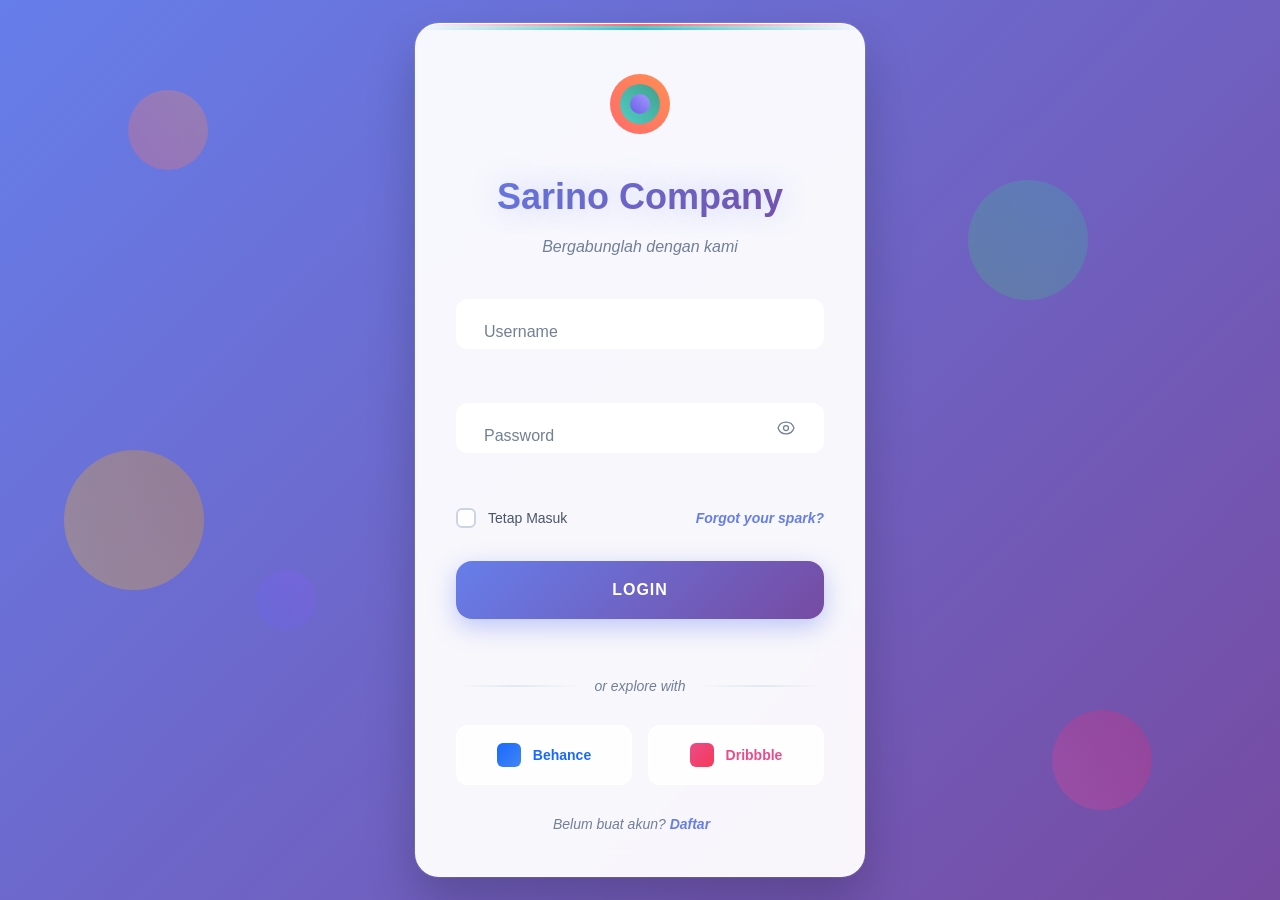
<file: login/index.html>
<!DOCTYPE html>
<html lang="en">
<head>
    <meta charset="UTF-8">
    <meta name="viewport" content="width=device-width, initial-scale=1.0">
    <title>Login</title>
    <meta name="description" content="Interactive login form with floating shapes, sparkle focus effects and confetti success.">
    <meta name="author" content="Aigars Silkalns / Colorlib">
    <link rel="canonical" href="https://puikinsh.github.io/login-forms/forms/creative/">
    <link rel="icon" type="image/svg+xml" href="data:image/svg+xml,<svg xmlns='http://www.w3.org/2000/svg' viewBox='0 0 100 100'><circle cx='50' cy='50' r='48' fill='%236366f1'/><text x='50' y='68' font-size='60' text-anchor='middle' fill='white' font-family='system-ui,sans-serif'>L</text></svg>">
    <meta property="og:type" content="website">
    <meta property="og:title" content="Creative Portal Login Form">
    <meta property="og:description" content="Interactive login form with floating shapes, sparkle focus effects and confetti success.">
    <meta property="og:url" content="https://puikinsh.github.io/login-forms/forms/creative/">
    <meta property="og:image" content="https://puikinsh.github.io/login-forms/assets/screenshots/creative.png">
    <meta name="twitter:card" content="summary_large_image">
    <meta name="twitter:title" content="Creative Portal Login Form">
    <meta name="twitter:description" content="Interactive login form with floating shapes, sparkle focus effects and confetti success.">
    <meta name="twitter:image" content="https://puikinsh.github.io/login-forms/assets/screenshots/creative.png">
    <link rel="stylesheet" href="style.css">
</head>
<body>
    <div class="creative-bg">
        <div class="floating-shapes">
            <div class="shape shape-1"></div>
            <div class="shape shape-2"></div>
            <div class="shape shape-3"></div>
            <div class="shape shape-4"></div>
            <div class="shape shape-5"></div>
        </div>
    </div>

    <div class="login-container">
        <div class="login-card">
            <div class="card-decoration">
                <div class="deco-line line-1"></div>
                <div class="deco-line line-2"></div>
                <div class="deco-line line-3"></div>
            </div>
            
            <div class="login-header">
                <div class="creative-logo">
                    <div class="logo-circle circle-1"></div>
                    <div class="logo-circle circle-2"></div>
                    <div class="logo-circle circle-3"></div>
                </div>
                <h2>Sarino Company</h2>
                <p>Bergabunglah dengan kami</p>
            </div>
            
            <form class="login-form" id="loginForm" novalidate>
                <div class="form-group">
                    <div class="input-wrapper">
                        <div class="input-decoration"></div>
                        <input type="text" id="username" name="username" required autocomplete="username">
                        <label for="email">Username</label>
                        <div class="input-waves">
                            <div class="wave wave-1"></div>
                            <div class="wave wave-2"></div>
                            <div class="wave wave-3"></div>
                        </div>
                    </div>
                    <span class="error-message" id="emailError"></span>
                </div>

                <div class="form-group">
                    <div class="input-wrapper password-wrapper">
                        <div class="input-decoration"></div>
                        <input type="password" id="password" name="password" required autocomplete="current-password">
                        <label for="password">Password</label>
                        <button type="button" class="password-toggle" id="passwordToggle" aria-label="Toggle password visibility">
                            <span class="toggle-icon"></span>
                        </button>
                        <div class="input-waves">
                            <div class="wave wave-1"></div>
                            <div class="wave wave-2"></div>
                            <div class="wave wave-3"></div>
                        </div>
                    </div>
                    <span class="error-message" id="passwordError"></span>
                </div>

                <div class="form-options">
                    <div class="remember-wrapper">
                        <input type="checkbox" id="remember" name="remember">
                        <label for="remember" class="checkbox-label">
                            <div class="checkbox-creative">
                                <div class="check-mark"></div>
                            </div>
                            Tetap Masuk
                        </label>
                    </div>
                    <a href="#" class="forgot-password">Forgot your spark?</a>
                </div>

                <button type="submit" class="login-btn">
                    <span class="btn-bg"></span>
                    <span class="btn-text">Login</span>
                    <span class="btn-loader">
                        <div class="loader-dot dot-1"></div>
                        <div class="loader-dot dot-2"></div>
                        <div class="loader-dot dot-3"></div>
                    </span>
                </button>
            </form>

            <div class="divider">
                <div class="divider-line"></div>
                <span>or explore with</span>
                <div class="divider-line"></div>
            </div>

            <div class="creative-social">
                <button type="button" class="social-btn behance-btn">
                    <div class="social-icon behance-icon"></div>
                    <span>Behance</span>
                </button>
                <button type="button" class="social-btn dribbble-btn">
                    <div class="social-icon dribbble-icon"></div>
                    <span>Dribbble</span>
                </button>
            </div>

            <div class="signup-link">
                <p>Belum buat akun? <a href="#">Daftar</a></p>
            </div>

            <div class="success-message" id="successMessage">
                <div class="success-animation">
                    <div class="success-circle"></div>
                    <div class="success-checkmark">✓</div>
                </div>
                <h3>Selamat Datang!</h3>
                <p>Entering your creative dimension...</p>
            </div>
        </div>
    </div>


    <script src="js/login.js"></script>
</body>
</html>
</file>
<file: login/style.css>
/* Creative Login Form - Complete & Self-Contained */

* {
    margin: 0;
    padding: 0;
    box-sizing: border-box;
}

body {
    font-family: 'Helvetica Neue', Arial, sans-serif;
    background: linear-gradient(135deg, #667eea 0%, #764ba2 100%);
    min-height: 100vh;
    display: flex;
    align-items: center;
    justify-content: center;
    padding: 20px;
    line-height: 1.6;
    overflow-x: hidden;
    position: relative;
}

/* Creative Background */
.creative-bg {
    position: fixed;
    top: 0;
    left: 0;
    width: 100%;
    height: 100%;
    pointer-events: none;
    z-index: 1;
}

.floating-shapes {
    position: relative;
    width: 100%;
    height: 100%;
}

.shape {
    position: absolute;
    border-radius: 50%;
    background: rgba(255, 255, 255, 0.1);
    animation: float 20s ease-in-out infinite;
}

.shape-1 {
    width: 80px;
    height: 80px;
    top: 10%;
    left: 10%;
    background: linear-gradient(45deg, rgba(255, 107, 107, 0.3), rgba(255, 142, 83, 0.3));
    animation-delay: 0s;
}

.shape-2 {
    width: 120px;
    height: 120px;
    top: 20%;
    right: 15%;
    background: linear-gradient(45deg, rgba(72, 187, 120, 0.3), rgba(56, 178, 172, 0.3));
    animation-delay: -5s;
}

.shape-3 {
    width: 60px;
    height: 60px;
    bottom: 30%;
    left: 20%;
    background: linear-gradient(45deg, rgba(99, 102, 241, 0.3), rgba(139, 92, 246, 0.3));
    animation-delay: -10s;
}

.shape-4 {
    width: 100px;
    height: 100px;
    bottom: 10%;
    right: 10%;
    background: linear-gradient(45deg, rgba(236, 72, 153, 0.3), rgba(219, 39, 119, 0.3));
    animation-delay: -15s;
}

.shape-5 {
    width: 140px;
    height: 140px;
    top: 50%;
    left: 5%;
    background: linear-gradient(45deg, rgba(251, 191, 36, 0.3), rgba(245, 158, 11, 0.3));
    animation-delay: -7s;
}

@keyframes float {
    0%, 100% { transform: translateY(0px) translateX(0px) rotate(0deg); }
    25% { transform: translateY(-30px) translateX(20px) rotate(90deg); }
    50% { transform: translateY(-60px) translateX(-10px) rotate(180deg); }
    75% { transform: translateY(-20px) translateX(-30px) rotate(270deg); }
}

.login-container {
    width: 100%;
    max-width: 450px;
    position: relative;
    z-index: 10;
}

.login-card {
    background: rgba(255, 255, 255, 0.95);
    -webkit-backdrop-filter: blur(20px);
    backdrop-filter: blur(20px);
    border: 1px solid rgba(255, 255, 255, 0.3);
    border-radius: 24px;
    padding: 40px;
    box-shadow: 
        0 25px 50px rgba(0, 0, 0, 0.2),
        0 0 0 1px rgba(255, 255, 255, 0.1);
    position: relative;
    overflow: hidden;
    transition: all 0.5s cubic-bezier(0.4, 0, 0.2, 1);
}

.login-card:hover {
    transform: translateY(-8px) scale(1.02);
    box-shadow: 
        0 35px 70px rgba(0, 0, 0, 0.3),
        0 0 0 1px rgba(255, 255, 255, 0.2);
}

/* Card Decoration */
.card-decoration {
    position: absolute;
    top: 0;
    left: 0;
    right: 0;
    height: 6px;
    overflow: hidden;
}

.deco-line {
    position: absolute;
    height: 2px;
    background: linear-gradient(90deg, transparent, currentColor, transparent);
    animation: colorShift 8s ease-in-out infinite;
}

.line-1 {
    top: 0;
    width: 100%;
    color: #ff6b6b;
    animation-delay: 0s;
}

.line-2 {
    top: 2px;
    width: 100%;
    color: #4ecdc4;
    animation-delay: -2s;
}

.line-3 {
    top: 4px;
    width: 100%;
    color: #45b7d1;
    animation-delay: -4s;
}

@keyframes colorShift {
    0%, 100% { opacity: 0.3; transform: translateX(-100%); }
    50% { opacity: 1; transform: translateX(100%); }
}

.login-header {
    text-align: center;
    margin-bottom: 40px;
}

.creative-logo {
    position: relative;
    width: 80px;
    height: 80px;
    margin: 0 auto 24px;
    display: flex;
    align-items: center;
    justify-content: center;
}

.logo-circle {
    position: absolute;
    border-radius: 50%;
    animation: logoSpin 15s linear infinite;
}

.circle-1 {
    width: 60px;
    height: 60px;
    background: linear-gradient(45deg, #ff6b6b, #ff8e53);
    animation-delay: 0s;
}

.circle-2 {
    width: 40px;
    height: 40px;
    background: linear-gradient(45deg, #4ecdc4, #44a08d);
    animation-delay: -5s;
}

.circle-3 {
    width: 20px;
    height: 20px;
    background: linear-gradient(45deg, #6c5ce7, #a29bfe);
    animation-delay: -10s;
}

@keyframes logoSpin {
    0% { transform: rotate(0deg) scale(1); }
    50% { transform: rotate(180deg) scale(1.1); }
    100% { transform: rotate(360deg) scale(1); }
}

.login-header h2 {
    color: #2d3748;
    font-size: 2.25rem;
    font-weight: 700;
    margin-bottom: 8px;
    background: linear-gradient(135deg, #667eea 0%, #764ba2 100%);
    -webkit-background-clip: text;
    background-clip: text;
    -webkit-text-fill-color: transparent;
    text-shadow: 0 0 30px rgba(102, 126, 234, 0.3);
}

.login-header p {
    color: #718096;
    font-size: 16px;
    font-weight: 400;
    font-style: italic;
}

/* Form Group & Input Styles */
.form-group {
    margin-bottom: 28px;
    position: relative;
}

.input-wrapper {
    position: relative;
    display: flex;
    flex-direction: column;
}

.input-decoration {
    position: absolute;
    top: 0;
    left: 0;
    right: 0;
    height: 4px;
    background: linear-gradient(90deg, #ff6b6b, #4ecdc4, #45b7d1, #6c5ce7);
    background-size: 300% 100%;
    border-radius: 12px 12px 0 0;
    opacity: 0;
    animation: gradientShift 5s ease infinite;
    transition: opacity 0.3s ease;
}

@keyframes gradientShift {
    0% { background-position: 0% 50%; }
    50% { background-position: 100% 50%; }
    100% { background-position: 0% 50%; }
}

.input-wrapper input {
    background: rgba(255, 255, 255, 0.9);
    border: 2px solid rgba(255, 255, 255, 0.3);
    border-radius: 12px;
    padding: 20px 20px 8px 20px;
    color: #2d3748;
    font-size: 16px;
    font-weight: 400;
    transition: all 0.4s cubic-bezier(0.4, 0, 0.2, 1);
    width: 100%;
    outline: none;
    -webkit-backdrop-filter: blur(10px);
    backdrop-filter: blur(10px);
}

.input-wrapper input:focus {
    background: rgba(255, 255, 255, 1);
    border-color: transparent;
    transform: translateY(-2px);
    box-shadow: 0 10px 30px rgba(102, 126, 234, 0.2);
}

.input-wrapper input:focus ~ .input-decoration {
    opacity: 1;
}

.input-wrapper input:focus + label,
.input-wrapper input:valid + label {
    transform: translateY(-36px) translateX(8px) scale(0.85);
    color: #667eea;
    font-weight: 600;
}

.input-wrapper label {
    position: absolute;
    left: 20px;
    top: 20px;
    color: #718096;
    font-size: 16px;
    font-weight: 500;
    transition: all 0.4s cubic-bezier(0.4, 0, 0.2, 1);
    pointer-events: none;
    transform-origin: left top;
    background: rgba(255, 255, 255, 0.9);
    padding: 0 8px;
    border-radius: 4px;
}

/* Input Waves */
.input-waves {
    position: absolute;
    bottom: 0;
    left: 0;
    right: 0;
    height: 4px;
    overflow: hidden;
    border-radius: 0 0 12px 12px;
}

.wave {
    position: absolute;
    bottom: 0;
    height: 2px;
    width: 0;
    background: linear-gradient(90deg, transparent, currentColor, transparent);
    transition: all 0.6s cubic-bezier(0.4, 0, 0.2, 1);
}

.wave-1 { color: #ff6b6b; }
.wave-2 { color: #4ecdc4; }
.wave-3 { color: #45b7d1; }

.input-wrapper input:focus ~ .input-waves .wave {
    width: 100%;
    animation: waveRipple 1.5s ease-in-out;
}

@keyframes waveRipple {
    0% { transform: translateX(-100%); }
    100% { transform: translateX(100%); }
}

/* Password Toggle */
.password-wrapper input {
    padding-right: 60px;
}

.password-toggle {
    position: absolute;
    right: 20px;
    top: 50%;
    transform: translateY(-50%);
    background: none;
    border: none;
    cursor: pointer;
    padding: 8px;
    color: #718096;
    transition: all 0.3s ease;
    border-radius: 8px;
    z-index: 2;
}

.password-toggle:hover {
    color: #667eea;
    background: rgba(102, 126, 234, 0.1);
    transform: translateY(-50%) scale(1.1);
}

.toggle-icon {
    display: block;
    width: 20px;
    height: 20px;
    background-image: url("data:image/svg+xml,%3csvg xmlns='http://www.w3.org/2000/svg' fill='none' viewBox='0 0 24 24' stroke='%23718096' stroke-width='1.5'%3e%3cpath stroke-linecap='round' stroke-linejoin='round' d='M15 12a3 3 0 11-6 0 3 3 0 016 0z'/%3e%3cpath stroke-linecap='round' stroke-linejoin='round' d='M2.458 12C3.732 7.943 7.523 5 12 5c4.478 0 8.268 2.943 9.542 7-1.274 4.057-5.064 7-9.542 7-4.477 0-8.268-2.943-9.542-7z'/%3e%3c/svg%3e");
    background-size: contain;
    background-repeat: no-repeat;
    background-position: center;
    transition: all 0.3s ease;
}

.password-toggle:hover .toggle-icon {
    background-image: url("data:image/svg+xml,%3csvg xmlns='http://www.w3.org/2000/svg' fill='none' viewBox='0 0 24 24' stroke='%23667eea' stroke-width='1.5'%3e%3cpath stroke-linecap='round' stroke-linejoin='round' d='M15 12a3 3 0 11-6 0 3 3 0 016 0z'/%3e%3cpath stroke-linecap='round' stroke-linejoin='round' d='M2.458 12C3.732 7.943 7.523 5 12 5c4.478 0 8.268 2.943 9.542 7-1.274 4.057-5.064 7-9.542 7-4.477 0-8.268-2.943-9.542-7z'/%3e%3c/svg%3e");
}

.toggle-icon.show-password {
    background-image: url("data:image/svg+xml,%3csvg xmlns='http://www.w3.org/2000/svg' fill='none' viewBox='0 0 24 24' stroke='%23718096' stroke-width='1.5'%3e%3cpath stroke-linecap='round' stroke-linejoin='round' d='M3.98 8.223A10.477 10.477 0 001.934 12C3.226 16.338 7.244 19.5 12 19.5c.993 0 1.953-.138 2.863-.395M6.228 6.228A10.45 10.45 0 0112 4.5c4.756 0 8.773 3.162 10.065 7.498a10.523 10.523 0 01-4.293 5.774M6.228 6.228L3 3m3.228 3.228l3.65 3.65m7.894 7.894L21 21m-3.228-3.228l-3.65-3.65m0 0a3 3 0 11-4.243-4.243m4.242 4.242L9.88 9.88'/%3e%3c/svg%3e");
}

/* Form Options */
.form-options {
    display: flex;
    justify-content: space-between;
    align-items: center;
    margin-bottom: 32px;
    flex-wrap: wrap;
    gap: 16px;
}

.remember-wrapper {
    display: flex;
    align-items: center;
    gap: 12px;
    cursor: pointer;
}

.remember-wrapper input[type="checkbox"] {
    display: none;
}

.checkbox-creative {
    width: 20px;
    height: 20px;
    border: 2px solid #cbd5e1;
    border-radius: 6px;
    display: flex;
    align-items: center;
    justify-content: center;
    transition: all 0.4s cubic-bezier(0.4, 0, 0.2, 1);
    flex-shrink: 0;
    background: rgba(255, 255, 255, 0.9);
    position: relative;
    overflow: hidden;
}

.checkbox-creative::before {
    content: '';
    position: absolute;
    top: 0;
    left: -100%;
    width: 100%;
    height: 100%;
    background: linear-gradient(90deg, #ff6b6b, #4ecdc4, #45b7d1);
    transition: left 0.5s ease;
}

.remember-wrapper input[type="checkbox"]:checked + .checkbox-label .checkbox-creative {
    border-color: transparent;
    transform: scale(1.1) rotate(360deg);
}

.remember-wrapper input[type="checkbox"]:checked + .checkbox-label .checkbox-creative::before {
    left: 0;
}

.check-mark {
    color: white;
    font-size: 12px;
    font-weight: bold;
    opacity: 0;
    transform: scale(0);
    transition: all 0.3s cubic-bezier(0.68, -0.55, 0.265, 1.55);
    position: relative;
    z-index: 1;
}

.remember-wrapper input[type="checkbox"]:checked + .checkbox-label .check-mark {
    opacity: 1;
    transform: scale(1);
}

.checkbox-label {
    color: #4a5568;
    font-size: 14px;
    font-weight: 500;
    cursor: pointer;
    user-select: none;
    display: flex;
    align-items: center;
    gap: 12px;
    transition: color 0.3s ease;
}

.remember-wrapper:hover .checkbox-label {
    color: #667eea;
}

.forgot-password {
    color: #667eea;
    text-decoration: none;
    font-size: 14px;
    font-weight: 600;
    transition: all 0.3s ease;
    position: relative;
    font-style: italic;
}

.forgot-password::after {
    content: '';
    position: absolute;
    bottom: -2px;
    left: 0;
    width: 0;
    height: 2px;
    background: linear-gradient(90deg, #ff6b6b, #4ecdc4);
    transition: width 0.4s cubic-bezier(0.4, 0, 0.2, 1);
}

.forgot-password:hover::after {
    width: 100%;
}

.forgot-password:hover {
    color: #553c9a;
    transform: translateY(-1px);
}

/* Creative Login Button */
.login-btn {
    width: 100%;
    background: linear-gradient(135deg, #667eea 0%, #764ba2 100%);
    border: none;
    border-radius: 16px;
    padding: 20px 32px;
    color: white;
    font-size: 16px;
    font-weight: 600;
    cursor: pointer;
    transition: all 0.4s cubic-bezier(0.4, 0, 0.2, 1);
    position: relative;
    margin-bottom: 28px;
    overflow: hidden;
    text-transform: uppercase;
    letter-spacing: 1px;
    box-shadow: 0 8px 25px rgba(102, 126, 234, 0.4);
}

.btn-bg {
    position: absolute;
    top: 0;
    left: -100%;
    width: 100%;
    height: 100%;
    background: linear-gradient(135deg, #ff6b6b, #4ecdc4, #45b7d1, #6c5ce7);
    background-size: 300% 100%;
    animation: gradientShift 3s ease infinite;
    transition: left 0.6s cubic-bezier(0.4, 0, 0.2, 1);
}

.login-btn:hover .btn-bg {
    left: 0;
}

.login-btn:hover {
    transform: translateY(-3px) scale(1.02);
    box-shadow: 0 15px 40px rgba(102, 126, 234, 0.6);
}

.login-btn:active {
    transform: translateY(-1px) scale(1.01);
}

.btn-text {
    position: relative;
    z-index: 2;
    transition: opacity 0.3s ease;
}

/* Creative Loading */
.btn-loader {
    position: absolute;
    top: 50%;
    left: 50%;
    transform: translate(-50%, -50%);
    display: flex;
    gap: 4px;
    opacity: 0;
    transition: opacity 0.3s ease;
    z-index: 2;
}

.loader-dot {
    width: 8px;
    height: 8px;
    border-radius: 50%;
    background: white;
    animation: dotBounce 1.4s ease-in-out infinite;
}

.dot-1 { animation-delay: 0s; }
.dot-2 { animation-delay: 0.2s; }
.dot-3 { animation-delay: 0.4s; }

@keyframes dotBounce {
    0%, 80%, 100% { transform: scale(0.8); opacity: 0.5; }
    40% { transform: scale(1.2); opacity: 1; }
}

.login-btn.loading .btn-text {
    opacity: 0;
}

.login-btn.loading .btn-loader {
    opacity: 1;
}

/* Creative Divider */
.divider {
    display: flex;
    align-items: center;
    margin: 28px 0;
    gap: 16px;
}

.divider-line {
    flex: 1;
    height: 2px;
    background: linear-gradient(90deg, transparent, #e2e8f0, transparent);
    position: relative;
    overflow: hidden;
}

.divider-line::after {
    content: '';
    position: absolute;
    top: 0;
    left: -100%;
    width: 100%;
    height: 100%;
    background: linear-gradient(90deg, transparent, #667eea, transparent);
    animation: shimmer 3s ease-in-out infinite;
}

@keyframes shimmer {
    0% { left: -100%; }
    100% { left: 100%; }
}

.divider span {
    color: #718096;
    font-size: 14px;
    font-weight: 500;
    font-style: italic;
    white-space: nowrap;
}

/* Creative Social */
.creative-social {
    display: flex;
    gap: 16px;
    margin-bottom: 28px;
}

.social-btn {
    flex: 1;
    background: rgba(255, 255, 255, 0.9);
    border: 2px solid rgba(255, 255, 255, 0.3);
    border-radius: 12px;
    padding: 16px;
    color: #4a5568;
    font-size: 14px;
    font-weight: 600;
    cursor: pointer;
    transition: all 0.4s cubic-bezier(0.4, 0, 0.2, 1);
    display: flex;
    align-items: center;
    justify-content: center;
    gap: 12px;
    position: relative;
    overflow: hidden;
}

.social-btn::before {
    content: '';
    position: absolute;
    top: 0;
    left: -100%;
    width: 100%;
    height: 100%;
    background: linear-gradient(135deg, currentColor, transparent);
    opacity: 0.1;
    transition: left 0.5s ease;
}

.social-btn:hover::before {
    left: 0;
}

.social-btn:hover {
    transform: translateY(-2px) scale(1.05);
    box-shadow: 0 8px 25px rgba(0, 0, 0, 0.15);
}

.social-icon {
    width: 24px;
    height: 24px;
    border-radius: 6px;
    background-size: contain;
    background-repeat: no-repeat;
    background-position: center;
}

.behance-btn { color: #1769ff; }
.behance-icon { background: linear-gradient(135deg, #1769ff, #4285f4); }

.dribbble-btn { color: #ea4c89; }
.dribbble-icon { background: linear-gradient(135deg, #ea4c89, #f73859); }

/* Signup Link */
.signup-link {
    text-align: center;
}

.signup-link p {
    color: #718096;
    font-size: 14px;
    font-style: italic;
}

.signup-link a {
    color: #667eea;
    text-decoration: none;
    font-weight: 600;
    transition: all 0.3s ease;
    position: relative;
}

.signup-link a::after {
    content: '✨';
    opacity: 0;
    transform: translateX(-10px);
    transition: all 0.3s ease;
}

.signup-link a:hover::after {
    opacity: 1;
    transform: translateX(4px);
}

.signup-link a:hover {
    color: #553c9a;
    text-shadow: 0 0 10px rgba(102, 126, 234, 0.3);
}

/* Error States */
.error-message {
    color: #e53e3e;
    font-size: 12px;
    font-weight: 500;
    margin-top: 8px;
    margin-left: 8px;
    opacity: 0;
    transform: translateY(-10px);
    transition: all 0.3s ease;
    background: rgba(229, 62, 62, 0.1);
    padding: 6px 12px;
    border-radius: 8px;
    border-left: 4px solid #e53e3e;
}

.error-message.show {
    opacity: 1;
    transform: translateY(0);
}

.form-group.error .input-wrapper input {
    border-color: #e53e3e;
    background: rgba(229, 62, 62, 0.05);
    animation: shake 0.5s ease-in-out;
}

@keyframes shake {
    0%, 100% { transform: translateX(0); }
    25% { transform: translateX(-5px); }
    75% { transform: translateX(5px); }
}

/* Creative Success Message */
.success-message {
    display: none;
    text-align: center;
    padding: 40px 20px;
    opacity: 0;
    transform: translateY(20px);
    transition: all 0.6s cubic-bezier(0.4, 0, 0.2, 1);
}

.success-message.show {
    display: block;
    opacity: 1;
    transform: translateY(0);
}

.success-animation {
    position: relative;
    width: 80px;
    height: 80px;
    margin: 0 auto 24px;
}

.success-circle {
    width: 80px;
    height: 80px;
    border-radius: 50%;
    background: linear-gradient(135deg, #48bb78, #38a169);
    position: absolute;
    animation: successPulse 0.8s cubic-bezier(0.68, -0.55, 0.265, 1.55);
    box-shadow: 0 0 30px rgba(72, 187, 120, 0.5);
}

.success-checkmark {
    position: absolute;
    top: 50%;
    left: 50%;
    transform: translate(-50%, -50%);
    color: white;
    font-size: 32px;
    font-weight: bold;
    animation: checkmarkPop 0.6s cubic-bezier(0.68, -0.55, 0.265, 1.55) 0.3s both;
}

@keyframes successPulse {
    0% { transform: scale(0); }
    50% { transform: scale(1.1); }
    100% { transform: scale(1); }
}

@keyframes checkmarkPop {
    0% { transform: translate(-50%, -50%) scale(0); }
    50% { transform: translate(-50%, -50%) scale(1.3); }
    100% { transform: translate(-50%, -50%) scale(1); }
}

.success-message h3 {
    color: #2d3748;
    font-size: 1.5rem;
    font-weight: 700;
    margin-bottom: 8px;
    background: linear-gradient(135deg, #48bb78, #38a169);
    -webkit-background-clip: text;
    background-clip: text;
    -webkit-text-fill-color: transparent;
}

.success-message p {
    color: #718096;
    font-size: 16px;
    font-style: italic;
}

/* Mobile Responsive */
@media (max-width: 480px) {
    body {
        padding: 16px;
    }
    
    .login-card {
        padding: 28px;
        border-radius: 20px;
    }
    
    .login-header h2 {
        font-size: 1.875rem;
    }
    
    .creative-logo {
        width: 64px;
        height: 64px;
    }
    
    .circle-1 { width: 48px; height: 48px; }
    .circle-2 { width: 32px; height: 32px; }
    .circle-3 { width: 16px; height: 16px; }
    
    .form-options {
        flex-direction: column;
        align-items: flex-start;
        gap: 20px;
    }
    
    .creative-social {
        flex-direction: column;
    }
    
    .floating-shapes .shape {
        opacity: 0.5;
    }
}
/* === Accessibility: keyboard focus indicators === */
/* Restores visible focus rings for keyboard users without affecting mouse interaction. */
:focus-visible {
    outline: 2px solid currentColor;
    outline-offset: 2px;
    border-radius: 4px;
}

/* Reduced motion: respect user preference. Animations defined per form will tone down. */
@media (prefers-reduced-motion: reduce) {
    *, *::before, *::after {
        animation-duration: 0.01ms !important;
        animation-iteration-count: 1 !important;
        transition-duration: 0.01ms !important;
        scroll-behavior: auto !important;
    }
}

#message{
    background: #ff4e4e;
    color: white;
    text-allign: center;
    margin-top: 20px;
}
#alertBox{
    position: fixed;
    top: 20px;
    left: 50%;
    transform: translateX(-50%);
    z-index: 999;
</file>
